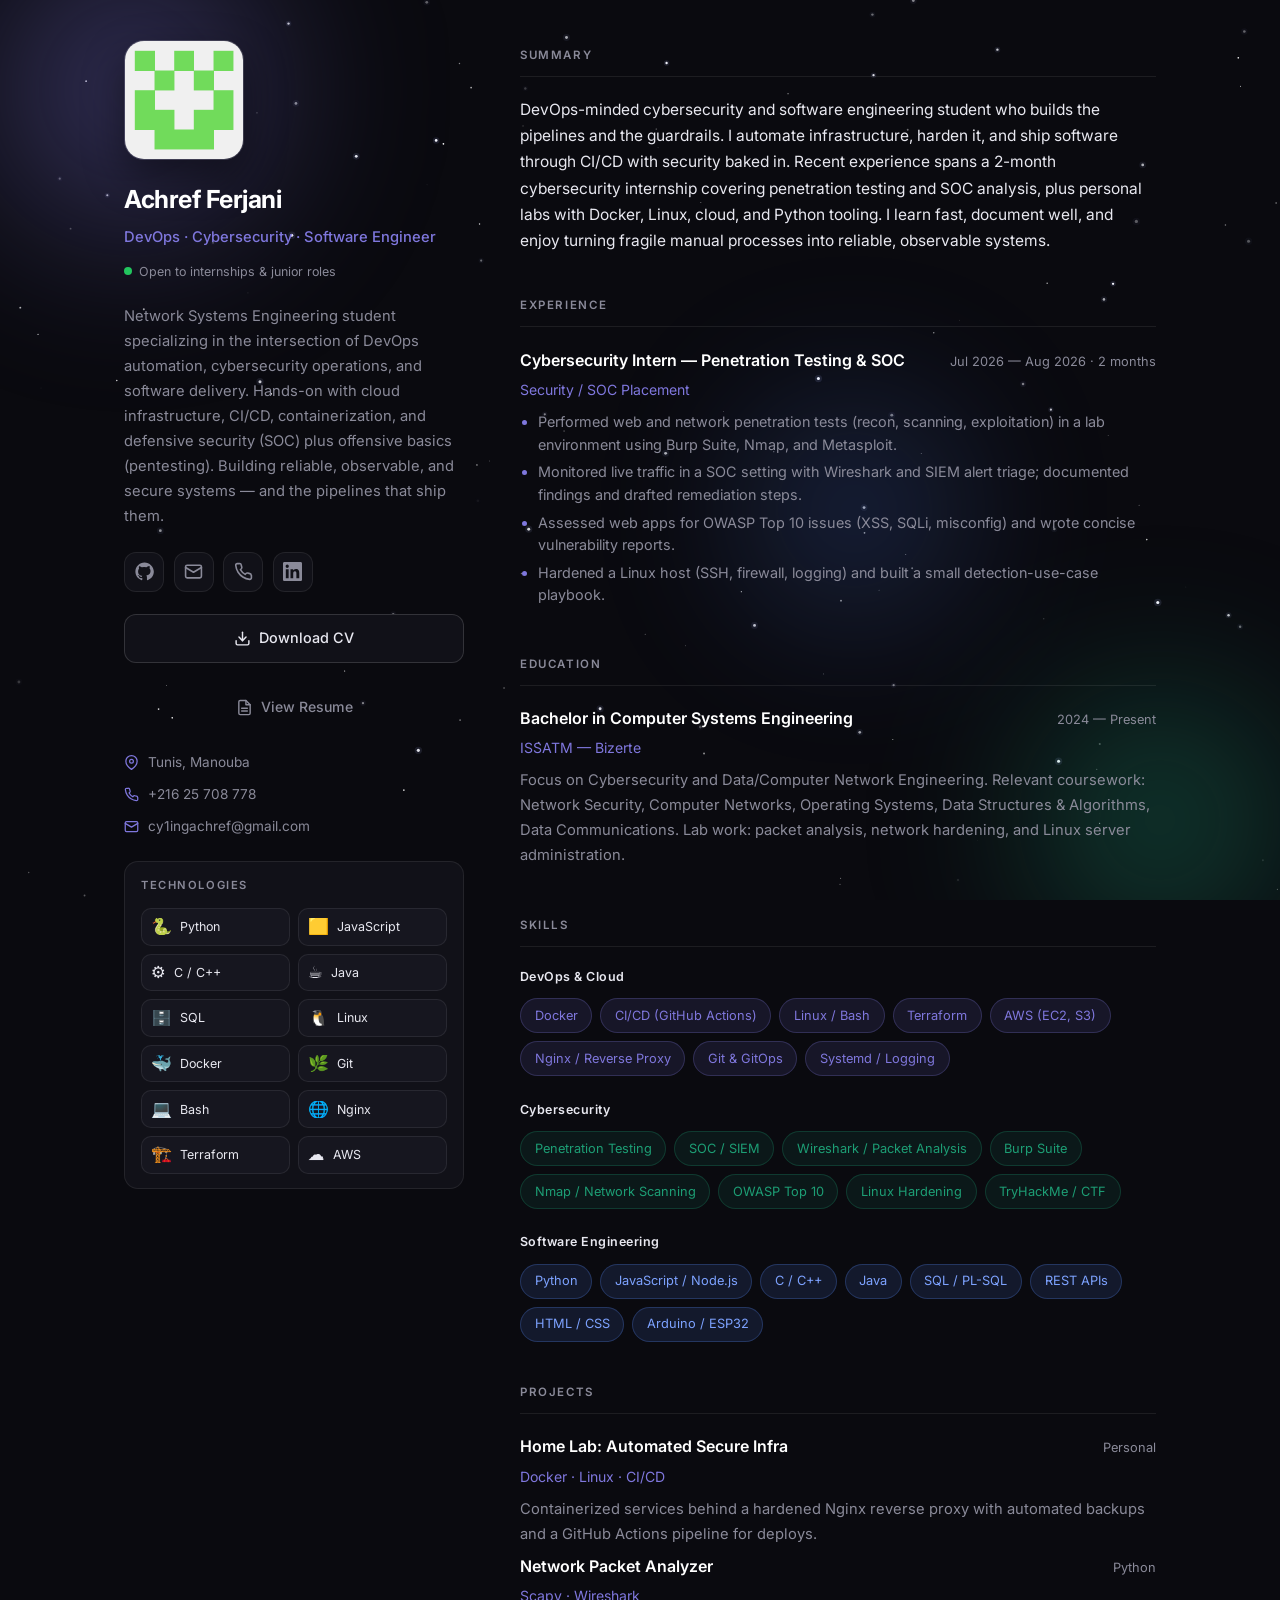
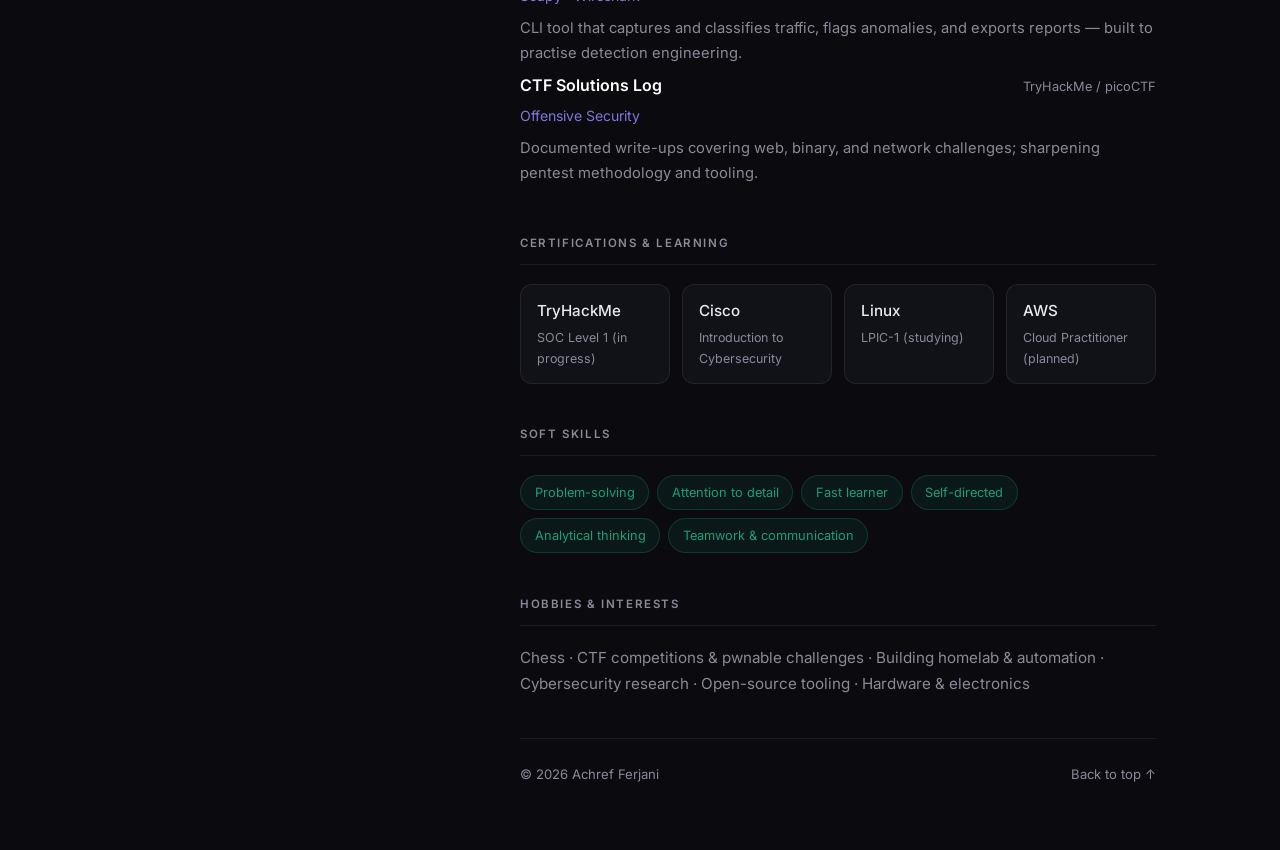
<file: index.html>
<!DOCTYPE html>
<html lang="en">
<head>
  <meta charset="UTF-8" />
  <meta name="viewport" content="width=device-width, initial-scale=1.0, viewport-fit=cover" />
  <meta name="description" content="Achref Ferjani — DevOps, Cybersecurity & Software Engineering student. Pentest/SOC internship, cloud, automation, and secure software delivery." />
  <meta name="theme-color" content="#0a0a0f" />
  <meta property="og:title" content="Achref Ferjani" />
  <meta property="og:description" content="DevOps · Cybersecurity · Software Engineering" />
  <meta property="og:type" content="website" />
  <title>Achref Ferjani — DevOps · Security · Software Engineer</title>
  <link rel="icon" href="favicon.svg" type="image/svg+xml" />
  <link rel="preconnect" href="https://fonts.googleapis.com" />
  <link rel="preconnect" href="https://fonts.gstatic.com" crossorigin />
  <link href="https://fonts.googleapis.com/css2?family=Inter:wght@300;400;500;600;700;800&family=Fraunces:opsz,wght@9..144,600&display=swap" rel="stylesheet" />
  <link rel="stylesheet" href="styles.css" />
</head>
<body>
  <canvas id="stars" aria-hidden="true"></canvas>
  <div class="lights" aria-hidden="true">
    <span class="orb orb-1"></span>
    <span class="orb orb-2"></span>
    <span class="orb orb-3"></span>
  </div>
  <div class="page">
    <!-- ===== Sticky sidebar ===== -->
    <aside class="sidebar">
      <div class="profile">
        <div class="avatar-wrap">
          <img class="avatar" src="images/avatar.png" alt="Achref Ferjani" width="120" height="120" />
        </div>
        <h1 class="name">Achref Ferjani</h1>
        <p class="role">DevOps · Cybersecurity · Software Engineer</p>
        <div class="status"><span class="status-dot"></span> Open to internships &amp; junior roles</div>
      </div>

      <p class="bio">
        Network Systems Engineering student specializing in the intersection of DevOps automation,
        cybersecurity operations, and software delivery. Hands-on with cloud infrastructure, CI/CD,
        containerization, and defensive security (SOC) plus offensive basics (pentesting). Building
        reliable, observable, and secure systems — and the pipelines that ship them.
      </p>

      <nav class="socials" aria-label="Social links">
        <a href="https://github.com/cy1ingachref" target="_blank" rel="noopener" aria-label="GitHub">
          <svg viewBox="0 0 24 24" fill="currentColor" aria-hidden="true"><path d="M12 .5C5.7.5.5 5.7.5 12c0 5.1 3.3 9.4 7.9 10.9.6.1.8-.3.8-.6v-2c-3.2.7-3.9-1.5-3.9-1.5-.5-1.3-1.3-1.7-1.3-1.7-1.1-.7.1-.7.1-.7 1.2.1 1.8 1.2 1.8 1.2 1 .1.8 1.7 2.6 1.2.1-.7.4-1.2.7-1.5-2.6-.3-5.3-1.3-5.3-5.7 0-1.3.5-2.3 1.2-3.1-.1-.3-.5-1.5.1-3.1 0 0 1-.3 3.3 1.2a11.5 11.5 0 0 1 6 0C17.3 4.7 18.3 5 18.3 5c.6 1.6.2 2.8.1 3.1.8.8 1.2 1.8 1.2 3.1 0 4.4-2.7 5.4-5.3 5.7.4.4.8 1.1.8 2.2v3.3c0 .3.2.7.8.6 4.6-1.5 7.9-5.8 7.9-10.9C23.5 5.7 18.3.5 12 .5z"/></svg>
        </a>
        <a href="mailto:cy1ingachref@gmail.com" aria-label="Email">
          <svg viewBox="0 0 24 24" fill="none" stroke="currentColor" stroke-width="2" stroke-linecap="round" stroke-linejoin="round" aria-hidden="true"><rect x="2" y="4" width="20" height="16" rx="2"/><path d="m22 7-10 6L2 7"/></svg>
        </a>
        <a href="tel:+21625708778" aria-label="Phone">
          <svg viewBox="0 0 24 24" fill="none" stroke="currentColor" stroke-width="2" stroke-linecap="round" stroke-linejoin="round" aria-hidden="true"><path d="M22 16.9v3a2 2 0 0 1-2.2 2 19.8 19.8 0 0 1-8.6-3 19.5 19.5 0 0 1-6-6 19.8 19.8 0 0 1-3-8.7A2 2 0 0 1 4.1 2h3a2 2 0 0 1 2 1.7c.1.9.4 1.8.7 2.7a2 2 0 0 1-.5 2.1L8.1 9.6a16 16 0 0 0 6 6l1.1-1.1a2 2 0 0 1 2.1-.5c.9.3 1.8.6 2.7.7a2 2 0 0 1 1.7 2z"/></svg>
        </a>
        <a href="https://www.linkedin.com/" target="_blank" rel="noopener" aria-label="LinkedIn">
          <svg viewBox="0 0 24 24" fill="currentColor" aria-hidden="true"><path d="M20.45 20.45h-3.55v-5.57c0-1.33-.02-3.04-1.85-3.04-1.85 0-2.14 1.45-2.14 2.94v5.67H9.46V9h3.41v1.56h.05c.48-.9 1.64-1.85 3.37-1.85 3.6 0 4.27 2.37 4.27 5.46v6.28zM5.34 7.43a2.06 2.06 0 1 1 0-4.12 2.06 2.06 0 0 1 0 4.12zM7.12 20.45H3.56V9h3.56v11.45zM22.22 0H1.77C.79 0 0 .77 0 1.73v20.54C0 23.23.79 24 1.77 24h20.45c.98 0 1.78-.77 1.78-1.73V1.73C24 .77 23.2 0 22.22 0z"/></svg>
        </a>
      </nav>

      <a class="resume-btn" href="Achref-Ferjani-CV.pdf" download>
        <svg viewBox="0 0 24 24" fill="none" stroke="currentColor" stroke-width="2" stroke-linecap="round" stroke-linejoin="round" aria-hidden="true"><path d="M21 15v4a2 2 0 0 1-2 2H5a2 2 0 0 1-2-2v-4"/><polyline points="7 10 12 15 17 10"/><line x1="12" y1="15" x2="12" y2="3"/></svg>
        Download CV
      </a>
      <a class="resume-link" href="cv.html" target="_blank" rel="noopener">
        <svg viewBox="0 0 24 24" fill="none" stroke="currentColor" stroke-width="2" stroke-linecap="round" stroke-linejoin="round" aria-hidden="true"><path d="M14 2H6a2 2 0 0 0-2 2v16a2 2 0 0 0 2 2h12a2 2 0 0 0 2-2V8z"/><polyline points="14 2 14 8 20 8"/><line x1="16" y1="13" x2="8" y2="13"/><line x1="16" y1="17" x2="8" y2="17"/></svg>
        View Resume
      </a>

      <div class="contact-list">
        <span><svg viewBox="0 0 24 24" fill="none" stroke="currentColor" stroke-width="2" stroke-linecap="round" stroke-linejoin="round"><path d="M21 10c0 7-9 13-9 13s-9-6-9-13a9 9 0 0 1 18 0z"/><circle cx="12" cy="10" r="3"/></svg> Tunis, Manouba</span>
        <a href="tel:+21625708778"><svg viewBox="0 0 24 24" fill="none" stroke="currentColor" stroke-width="2" stroke-linecap="round" stroke-linejoin="round"><path d="M22 16.9v3a2 2 0 0 1-2.2 2 19.8 19.8 0 0 1-8.6-3 19.5 19.5 0 0 1-6-6 19.8 19.8 0 0 1-3-8.7A2 2 0 0 1 4.1 2h3a2 2 0 0 1 2 1.7c.1.9.4 1.8.7 2.7a2 2 0 0 1-.5 2.1L8.1 9.6a16 16 0 0 0 6 6l1.1-1.1a2 2 0 0 1 2.1-.5c.9.3 1.8.6 2.7.7a2 2 0 0 1 1.7 2z"/></svg> +216 25 708 778</a>
        <a href="mailto:cy1ingachref@gmail.com"><svg viewBox="0 0 24 24" fill="none" stroke="currentColor" stroke-width="2" stroke-linecap="round" stroke-linejoin="round"><rect x="2" y="4" width="20" height="16" rx="2"/><path d="m22 7-10 6L2 7"/></svg> cy1ingachref@gmail.com</a>
      </div>

      <div class="side-tech">
        <h3 class="side-tech-title">Technologies</h3>
        <div class="tech-grid">
          <div class="tech" style="--tc:#3776AB"><span class="tg">🐍</span> Python</div>
          <div class="tech" style="--tc:#F7DF1E"><span class="tg">🟨</span> JavaScript</div>
          <div class="tech" style="--tc:#00599C"><span class="tg">⚙️</span> C / C++</div>
          <div class="tech" style="--tc:#E76F00"><span class="tg">☕</span> Java</div>
          <div class="tech" style="--tc:#E38C00"><span class="tg">🗄️</span> SQL</div>
          <div class="tech" style="--tc:#222"><span class="tg">🐧</span> Linux</div>
          <div class="tech" style="--tc:#2496ED"><span class="tg">🐳</span> Docker</div>
          <div class="tech" style="--tc:#F05133"><span class="tg">🌿</span> Git</div>
          <div class="tech" style="--tc:#4ec9b0"><span class="tg">💻</span> Bash</div>
          <div class="tech" style="--tc:#009639"><span class="tg">🌐</span> Nginx</div>
          <div class="tech" style="--tc:#7B42BC"><span class="tg">🏗️</span> Terraform</div>
          <div class="tech" style="--tc:#FF9900"><span class="tg">☁️</span> AWS</div>
        </div>
      </div>
    </aside>

    <!-- ===== Main content ===== -->
    <main class="content">
      <section class="block">
        <h2 class="block-title">Summary</h2>
        <p class="lead">
          DevOps-minded cybersecurity and software engineering student who builds the pipelines and
          the guardrails. I automate infrastructure, harden it, and ship software through CI/CD with
          security baked in. Recent experience spans a 2-month cybersecurity internship covering
          penetration testing and SOC analysis, plus personal labs with Docker, Linux, cloud, and
          Python tooling. I learn fast, document well, and enjoy turning fragile manual processes
          into reliable, observable systems.
        </p>
      </section>

      <section class="block">
        <h2 class="block-title">Experience</h2>
        <div class="entry">
          <div class="entry-head">
            <span class="entry-title">Cybersecurity Intern — Penetration Testing &amp; SOC</span>
            <span class="entry-period">Jul 2026 — Aug 2026 · 2 months</span>
          </div>
          <div class="entry-sub">Security / SOC Placement</div>
          <ul class="entry-list">
            <li>Performed web and network penetration tests (recon, scanning, exploitation) in a lab environment using Burp Suite, Nmap, and Metasploit.</li>
            <li>Monitored live traffic in a SOC setting with Wireshark and SIEM alert triage; documented findings and drafted remediation steps.</li>
            <li>Assessed web apps for OWASP Top 10 issues (XSS, SQLi, misconfig) and wrote concise vulnerability reports.</li>
            <li>Hardened a Linux host (SSH, firewall, logging) and built a small detection-use-case playbook.</li>
          </ul>
        </div>
      </section>

      <section class="block">
        <h2 class="block-title">Education</h2>
        <div class="entry">
          <div class="entry-head">
            <span class="entry-title">Bachelor in Computer Systems Engineering</span>
            <span class="entry-period">2024 — Present</span>
          </div>
          <div class="entry-sub">ISSATM — Bizerte</div>
          <p class="entry-body">
            Focus on Cybersecurity and Data/Computer Network Engineering. Relevant coursework: Network
            Security, Computer Networks, Operating Systems, Data Structures &amp; Algorithms, Data
            Communications. Lab work: packet analysis, network hardening, and Linux server administration.
          </p>
        </div>
      </section>

      <section class="block">
        <h2 class="block-title">Skills</h2>

        <h3 class="group-title">DevOps &amp; Cloud</h3>
        <div class="chips">
          <span class="chip">Docker</span>
          <span class="chip">CI/CD (GitHub Actions)</span>
          <span class="chip">Linux / Bash</span>
          <span class="chip">Terraform</span>
          <span class="chip">AWS (EC2, S3)</span>
          <span class="chip">Nginx / Reverse Proxy</span>
          <span class="chip">Git &amp; GitOps</span>
          <span class="chip">Systemd / Logging</span>
        </div>

        <h3 class="group-title">Cybersecurity</h3>
        <div class="chips">
          <span class="chip chip-green">Penetration Testing</span>
          <span class="chip chip-green">SOC / SIEM</span>
          <span class="chip chip-green">Wireshark / Packet Analysis</span>
          <span class="chip chip-green">Burp Suite</span>
          <span class="chip chip-green">Nmap / Network Scanning</span>
          <span class="chip chip-green">OWASP Top 10</span>
          <span class="chip chip-green">Linux Hardening</span>
          <span class="chip chip-green">TryHackMe / CTF</span>
        </div>

        <h3 class="group-title">Software Engineering</h3>
        <div class="chips">
          <span class="chip chip-blue">Python</span>
          <span class="chip chip-blue">JavaScript / Node.js</span>
          <span class="chip chip-blue">C / C++</span>
          <span class="chip chip-blue">Java</span>
          <span class="chip chip-blue">SQL / PL-SQL</span>
          <span class="chip chip-blue">REST APIs</span>
          <span class="chip chip-blue">HTML / CSS</span>
          <span class="chip chip-blue">Arduino / ESP32</span>
        </div>
      </section>

      <section class="block">
        <h2 class="block-title">Projects</h2>
        <div class="entry">
          <div class="entry-head">
            <span class="entry-title">Home Lab: Automated Secure Infra</span>
            <span class="entry-period">Personal</span>
          </div>
          <div class="entry-sub">Docker · Linux · CI/CD</div>
          <p class="entry-body">Containerized services behind a hardened Nginx reverse proxy with automated backups and a GitHub Actions pipeline for deploys.</p>
        </div>
        <div class="entry">
          <div class="entry-head">
            <span class="entry-title">Network Packet Analyzer</span>
            <span class="entry-period">Python</span>
          </div>
          <div class="entry-sub">Scapy · Wireshark</div>
          <p class="entry-body">CLI tool that captures and classifies traffic, flags anomalies, and exports reports — built to practise detection engineering.</p>
        </div>
        <div class="entry">
          <div class="entry-head">
            <span class="entry-title">CTF Solutions Log</span>
            <span class="entry-period">TryHackMe / picoCTF</span>
          </div>
          <div class="entry-sub">Offensive Security</div>
          <p class="entry-body">Documented write-ups covering web, binary, and network challenges; sharpening pentest methodology and tooling.</p>
        </div>
      </section>

      <section class="block">
        <h2 class="block-title">Certifications &amp; Learning</h2>
        <div class="langs">
          <div class="lang-card"><div class="lang-name">TryHackMe</div><div class="lang-level">SOC Level 1 (in progress)</div></div>
          <div class="lang-card"><div class="lang-name">Cisco</div><div class="lang-level">Introduction to Cybersecurity</div></div>
          <div class="lang-card"><div class="lang-name">Linux</div><div class="lang-level">LPIC-1 (studying)</div></div>
          <div class="lang-card"><div class="lang-name">AWS</div><div class="lang-level">Cloud Practitioner (planned)</div></div>
        </div>
      </section>

      <section class="block">
        <h2 class="block-title">Soft Skills</h2>
        <div class="chips">
          <span class="chip chip-green">Problem-solving</span>
          <span class="chip chip-green">Attention to detail</span>
          <span class="chip chip-green">Fast learner</span>
          <span class="chip chip-green">Self-directed</span>
          <span class="chip chip-green">Analytical thinking</span>
          <span class="chip chip-green">Teamwork &amp; communication</span>
        </div>
      </section>

      <section class="block">
        <h2 class="block-title">Hobbies &amp; Interests</h2>
        <p class="muted-text">
          Chess · CTF competitions &amp; pwnable challenges · Building homelab &amp; automation ·
          Cybersecurity research · Open-source tooling · Hardware &amp; electronics
        </p>
      </section>

      <footer class="site-foot">
        <span>© <span id="year"></span> Achref Ferjani</span>
        <a href="#top" class="to-top">Back to top ↑</a>
      </footer>
    </main>
  </div>

  <script src="script.js"></script>
</body>
</html>
</file>
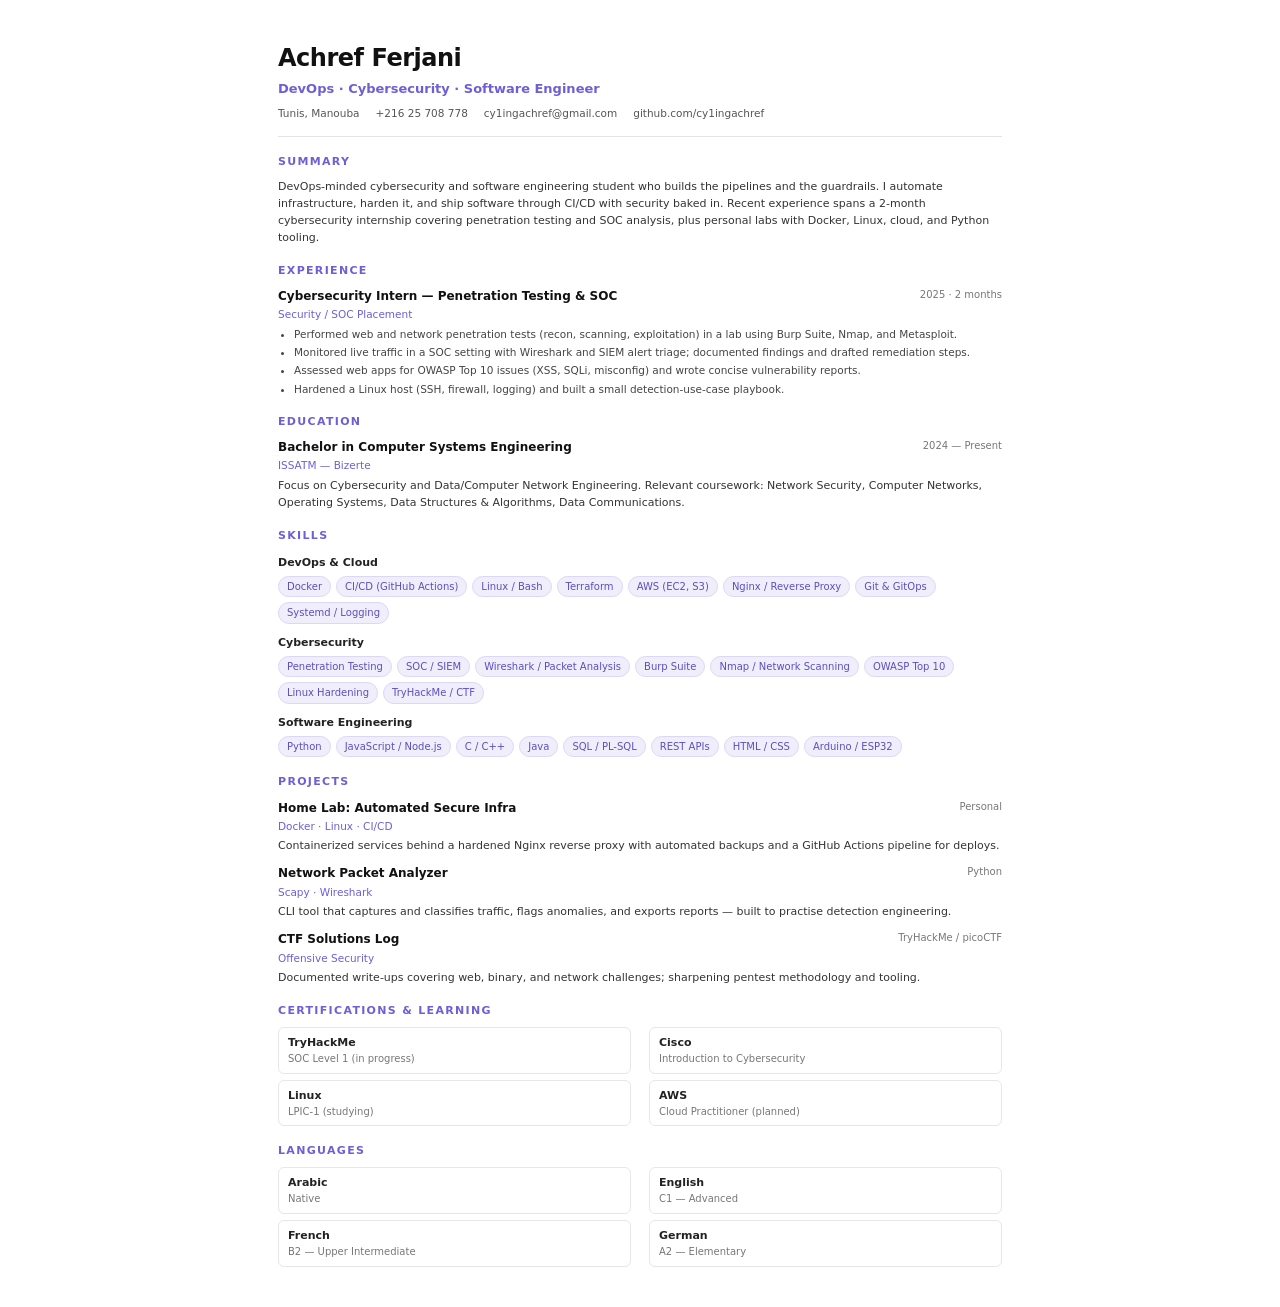
<file: cv.html>
<!DOCTYPE html>
<html lang="en">
<head>
  <meta charset="UTF-8" />
  <meta name="viewport" content="width=device-width, initial-scale=1.0" />
  <title>Achref Ferjani — CV</title>
  <style>
    * { box-sizing: border-box; margin: 0; padding: 0; }
    body {
      font-family: 'Inter', 'Segoe UI', system-ui, sans-serif;
      color: #1a1a22; background: #fff; font-size: 11px; line-height: 1.55;
      padding: 40px 48px; max-width: 820px; margin: 0 auto;
    }
    h1 { font-size: 24px; font-weight: 700; letter-spacing: -0.02em; color: #111; }
    .role { font-size: 13px; color: #6d5fd6; font-weight: 600; margin-top: 2px; }
    .contact { font-size: 10.5px; color: #555; margin-top: 6px; display: flex; flex-wrap: wrap; gap: 4px 16px; }
    .contact a { color: #555; text-decoration: none; }
    hr { border: none; border-top: 1px solid #e3e3ec; margin: 14px 0; }
    h2 {
      font-size: 11px; font-weight: 700; letter-spacing: 0.12em; text-transform: uppercase;
      color: #6d5fd6; margin: 16px 0 8px;
    }
    h3.group { font-size: 11px; font-weight: 600; color: #222; margin: 10px 0 5px; }
    p { color: #333; margin-bottom: 4px; }
    .entry { margin-bottom: 10px; }
    .entry-head { display: flex; justify-content: space-between; gap: 10px; }
    .entry-title { font-weight: 600; font-size: 12px; color: #111; }
    .entry-period { font-size: 10px; color: #777; white-space: nowrap; }
    .entry-sub { font-size: 10.5px; color: #6d5fd6; margin: 1px 0 3px; }
    ul { margin: 3px 0 3px 16px; }
    li { font-size: 10.5px; color: #444; margin-bottom: 2px; }
    .chips { display: flex; flex-wrap: wrap; gap: 5px; }
    .chip {
      font-size: 10px; padding: 2px 8px; border-radius: 999px;
      background: #f0eefb; color: #5b4fc0; border: 1px solid #ddd6f7;
    }
    .grid { display: grid; grid-template-columns: 1fr 1fr; gap: 6px 18px; }
    .card { border: 1px solid #e6e6ee; border-radius: 6px; padding: 6px 9px; }
    .card .n { font-weight: 600; font-size: 11px; color: #222; }
    .card .l { font-size: 10px; color: #777; }
    @media print { body { padding: 0; } }
  </style>
</head>
<body>
  <h1>Achref Ferjani</h1>
  <div class="role">DevOps · Cybersecurity · Software Engineer</div>
  <div class="contact">
    <span>Tunis, Manouba</span>
    <a href="tel:+21625708778">+216 25 708 778</a>
    <a href="mailto:cy1ingachref@gmail.com">cy1ingachref@gmail.com</a>
    <a href="https://github.com/cy1ingachref">github.com/cy1ingachref</a>
  </div>
  <hr />

  <h2>Summary</h2>
  <p>
    DevOps-minded cybersecurity and software engineering student who builds the pipelines and the
    guardrails. I automate infrastructure, harden it, and ship software through CI/CD with security
    baked in. Recent experience spans a 2-month cybersecurity internship covering penetration testing
    and SOC analysis, plus personal labs with Docker, Linux, cloud, and Python tooling.
  </p>

  <h2>Experience</h2>
  <div class="entry">
    <div class="entry-head">
      <span class="entry-title">Cybersecurity Intern — Penetration Testing &amp; SOC</span>
      <span class="entry-period">2025 · 2 months</span>
    </div>
    <div class="entry-sub">Security / SOC Placement</div>
    <ul>
      <li>Performed web and network penetration tests (recon, scanning, exploitation) in a lab using Burp Suite, Nmap, and Metasploit.</li>
      <li>Monitored live traffic in a SOC setting with Wireshark and SIEM alert triage; documented findings and drafted remediation steps.</li>
      <li>Assessed web apps for OWASP Top 10 issues (XSS, SQLi, misconfig) and wrote concise vulnerability reports.</li>
      <li>Hardened a Linux host (SSH, firewall, logging) and built a small detection-use-case playbook.</li>
    </ul>
  </div>

  <h2>Education</h2>
  <div class="entry">
    <div class="entry-head">
      <span class="entry-title">Bachelor in Computer Systems Engineering</span>
      <span class="entry-period">2024 — Present</span>
    </div>
    <div class="entry-sub">ISSATM — Bizerte</div>
    <p>Focus on Cybersecurity and Data/Computer Network Engineering. Relevant coursework: Network Security, Computer Networks, Operating Systems, Data Structures &amp; Algorithms, Data Communications.</p>
  </div>

  <h2>Skills</h2>
  <h3 class="group">DevOps &amp; Cloud</h3>
  <div class="chips">
    <span class="chip">Docker</span><span class="chip">CI/CD (GitHub Actions)</span><span class="chip">Linux / Bash</span>
    <span class="chip">Terraform</span><span class="chip">AWS (EC2, S3)</span><span class="chip">Nginx / Reverse Proxy</span>
    <span class="chip">Git &amp; GitOps</span><span class="chip">Systemd / Logging</span>
  </div>
  <h3 class="group">Cybersecurity</h3>
  <div class="chips">
    <span class="chip">Penetration Testing</span><span class="chip">SOC / SIEM</span><span class="chip">Wireshark / Packet Analysis</span>
    <span class="chip">Burp Suite</span><span class="chip">Nmap / Network Scanning</span><span class="chip">OWASP Top 10</span>
    <span class="chip">Linux Hardening</span><span class="chip">TryHackMe / CTF</span>
  </div>
  <h3 class="group">Software Engineering</h3>
  <div class="chips">
    <span class="chip">Python</span><span class="chip">JavaScript / Node.js</span><span class="chip">C / C++</span>
    <span class="chip">Java</span><span class="chip">SQL / PL-SQL</span><span class="chip">REST APIs</span>
    <span class="chip">HTML / CSS</span><span class="chip">Arduino / ESP32</span>
  </div>

  <h2>Projects</h2>
  <div class="entry">
    <div class="entry-head"><span class="entry-title">Home Lab: Automated Secure Infra</span><span class="entry-period">Personal</span></div>
    <div class="entry-sub">Docker · Linux · CI/CD</div>
    <p>Containerized services behind a hardened Nginx reverse proxy with automated backups and a GitHub Actions pipeline for deploys.</p>
  </div>
  <div class="entry">
    <div class="entry-head"><span class="entry-title">Network Packet Analyzer</span><span class="entry-period">Python</span></div>
    <div class="entry-sub">Scapy · Wireshark</div>
    <p>CLI tool that captures and classifies traffic, flags anomalies, and exports reports — built to practise detection engineering.</p>
  </div>
  <div class="entry">
    <div class="entry-head"><span class="entry-title">CTF Solutions Log</span><span class="entry-period">TryHackMe / picoCTF</span></div>
    <div class="entry-sub">Offensive Security</div>
    <p>Documented write-ups covering web, binary, and network challenges; sharpening pentest methodology and tooling.</p>
  </div>

  <h2>Certifications &amp; Learning</h2>
  <div class="grid">
    <div class="card"><div class="n">TryHackMe</div><div class="l">SOC Level 1 (in progress)</div></div>
    <div class="card"><div class="n">Cisco</div><div class="l">Introduction to Cybersecurity</div></div>
    <div class="card"><div class="n">Linux</div><div class="l">LPIC-1 (studying)</div></div>
    <div class="card"><div class="n">AWS</div><div class="l">Cloud Practitioner (planned)</div></div>
  </div>

  <h2>Languages</h2>
  <div class="grid">
    <div class="card"><div class="n">Arabic</div><div class="l">Native</div></div>
    <div class="card"><div class="n">English</div><div class="l">C1 — Advanced</div></div>
    <div class="card"><div class="n">French</div><div class="l">B2 — Upper Intermediate</div></div>
    <div class="card"><div class="n">German</div><div class="l">A2 — Elementary</div></div>
  </div>
</body>
</html>
</file>
<file: styles.css>
/* ===== Achref Ferjani — clean dark portfolio ===== */
:root {
  --bg: #0a0a0f;
  --surface: #111118;
  --surface-2: #16161f;
  --border: rgba(255, 255, 255, 0.08);
  --border-strong: rgba(255, 255, 255, 0.14);
  --text: #e8e8f0;
  --muted: #8a8a99;
  --accent: #7f77dd;
  --accent-soft: rgba(127, 119, 221, 0.12);
  --green: #1d9e75;
  --green-soft: rgba(29, 158, 117, 0.1);
  --maxw: 1080px;
  --ease: cubic-bezier(0.22, 0.61, 0.36, 1);
}

* { box-sizing: border-box; margin: 0; padding: 0; }
html { scroll-behavior: smooth; }
body {
  background: var(--bg);
  color: var(--text);
  font-family: 'Inter', system-ui, -apple-system, sans-serif;
  font-size: 15px;
  line-height: 1.7;
  -webkit-font-smoothing: antialiased;
  min-height: 100vh;
}
a { color: inherit; text-decoration: none; }

/* ===== Starfield canvas + glowing lights ===== */
#stars {
  position: fixed; inset: 0; z-index: 0;
  width: 100%; height: 100%;
  pointer-events: none;
}
.lights { position: fixed; inset: 0; z-index: 0; pointer-events: none; overflow: hidden; }
.orb {
  position: absolute; border-radius: 50%; filter: blur(80px); opacity: 0.5;
  animation: float 18s ease-in-out infinite;
}
.orb-1 { width: 420px; height: 420px; top: -120px; left: -80px; background: radial-gradient(circle, #7f77dd, transparent 70%); }
.orb-2 { width: 360px; height: 360px; bottom: -100px; right: -60px; background: radial-gradient(circle, #1d9e75, transparent 70%); animation-delay: -6s; }
.orb-3 { width: 300px; height: 300px; top: 40%; left: 55%; background: radial-gradient(circle, #5a8bff, transparent 70%); animation-delay: -12s; opacity: 0.35; }
@keyframes float {
  0%, 100% { transform: translate(0, 0) scale(1); }
  33% { transform: translate(40px, -30px) scale(1.08); }
  66% { transform: translate(-30px, 25px) scale(0.95); }
}
@media (prefers-reduced-motion: reduce) {
  .orb { animation: none; }
  #stars { display: none; }
}

.page {
  position: relative; z-index: 1;
  max-width: var(--maxw);
  margin: 0 auto;
  padding: 2.5rem 1.5rem 4rem;
  display: grid;
  grid-template-columns: 340px 1fr;
  gap: 3.5rem;
  align-items: start;
}

/* ===== Sidebar ===== */
.sidebar {
  position: sticky;
  top: 2.5rem;
  display: flex;
  flex-direction: column;
  gap: 1.4rem;
}
.profile { display: flex; flex-direction: column; }
.avatar-wrap {
  width: 120px; height: 120px; border-radius: 20px; overflow: hidden;
  border: 1px solid var(--border-strong);
  box-shadow: 0 16px 40px rgba(0, 0, 0, 0.45);
  margin-bottom: 1.1rem;
}
.avatar { width: 100%; height: 100%; object-fit: cover; display: block; }
.name { font-size: 1.55rem; font-weight: 700; letter-spacing: -0.02em; color: #fff; }
.role { font-size: 0.92rem; color: var(--accent); margin-top: 0.3rem; font-weight: 500; }
.status { display: inline-flex; align-items: center; gap: 0.45rem; margin-top: 0.7rem; font-size: 0.78rem; color: var(--muted); }
.status-dot {
  width: 8px; height: 8px; border-radius: 50%; background: #22c55e;
  box-shadow: 0 0 0 0 rgba(34, 197, 94, 0.6);
  animation: pulse 2s infinite;
}
@keyframes pulse {
  0% { box-shadow: 0 0 0 0 rgba(34, 197, 94, 0.55); }
  70% { box-shadow: 0 0 0 8px rgba(34, 197, 94, 0); }
  100% { box-shadow: 0 0 0 0 rgba(34, 197, 94, 0); }
}
.bio { color: var(--muted); font-size: 0.92rem; }

.socials { display: flex; gap: 0.6rem; }
.socials a {
  width: 40px; height: 40px; border-radius: 12px;
  display: flex; align-items: center; justify-content: center;
  background: var(--surface); border: 1px solid var(--border);
  color: var(--muted); transition: color 0.2s, border-color 0.2s, background 0.2s, transform 0.2s;
}
.socials a:hover { color: var(--text); border-color: var(--border-strong); background: var(--surface-2); transform: translateY(-2px); }
.socials svg { width: 19px; height: 19px; }

.resume-btn {
  display: inline-flex; align-items: center; justify-content: center; gap: 0.5rem;
  padding: 0.7rem 1rem; border-radius: 12px;
  border: 1px solid var(--border-strong); background: var(--surface);
  color: var(--text); font-weight: 500; font-size: 0.9rem;
  transition: all 0.2s var(--ease);
}
.resume-btn svg { width: 17px; height: 17px; }
.resume-btn:hover { border-color: var(--accent); color: #fff; background: var(--accent-soft); }

.resume-link {
  display: inline-flex; align-items: center; justify-content: center; gap: 0.5rem;
  padding: 0.55rem 1rem; border-radius: 12px;
  color: var(--muted); font-weight: 500; font-size: 0.88rem;
  border: 1px solid transparent; transition: all 0.2s var(--ease);
}
.resume-link svg { width: 17px; height: 17px; }
.resume-link:hover { color: var(--text); border-color: var(--border); background: var(--surface); }

.contact-list { display: flex; flex-direction: column; gap: 0.55rem; font-size: 0.85rem; color: var(--muted); }
.contact-list a:hover { color: var(--text); }
.contact-list span, .contact-list a { display: flex; align-items: center; gap: 0.55rem; }
.contact-list svg { width: 15px; height: 15px; color: var(--accent); flex-shrink: 0; }

.side-tech { background: var(--surface); border: 1px solid var(--border); border-radius: 14px; padding: 0.9rem 1rem; }
.side-tech-title { font-size: 0.7rem; font-weight: 600; letter-spacing: 0.14em; text-transform: uppercase; color: var(--muted); margin-bottom: 0.8rem; }
.tech-grid { display: grid; grid-template-columns: 1fr 1fr; gap: 0.5rem; }
.tech {
  display: flex; align-items: center; gap: 0.5rem;
  padding: 0.45rem 0.55rem; border-radius: 10px;
  background: var(--surface-2); border: 1px solid var(--border);
  font-size: 0.78rem; color: var(--text);
  transition: border-color 0.2s, transform 0.2s, background 0.2s;
}
.tech:hover { border-color: var(--border-strong); transform: translateY(-2px); background: #1c1c26; }
.tech .tg { font-size: 1.05rem; line-height: 1; flex-shrink: 0; filter: drop-shadow(0 0 0 transparent); }
.tech span { white-space: nowrap; overflow: hidden; text-overflow: ellipsis; }

/* ===== Content ===== */
.content { display: flex; flex-direction: column; gap: 2.6rem; padding-top: 0.4rem; }
.block-title {
  font-size: 0.72rem; font-weight: 600; letter-spacing: 0.14em; text-transform: uppercase;
  color: var(--muted); border-bottom: 1px solid var(--border);
  padding-bottom: 0.65rem; margin-bottom: 1.2rem;
}
.lead { color: var(--text); font-size: 0.97rem; }
.muted-text { color: var(--muted); font-size: 0.95rem; }

.entry { margin-bottom: 0.4rem; }
.entry-head { display: flex; justify-content: space-between; align-items: baseline; flex-wrap: wrap; gap: 0.4rem; }
.entry-title { font-weight: 600; font-size: 1rem; color: #fff; }
.entry-period { font-size: 0.8rem; color: var(--muted); white-space: nowrap; }
.entry-sub { font-size: 0.88rem; color: var(--accent); margin: 0.25rem 0 0.5rem; }
.entry-body { font-size: 0.92rem; color: var(--muted); }

.chips { display: flex; flex-wrap: wrap; gap: 0.5rem; }
.chip {
  font-size: 0.8rem; padding: 0.35rem 0.85rem; border-radius: 999px;
  background: var(--accent-soft); color: var(--accent);
  border: 1px solid rgba(127, 119, 221, 0.25);
}
.chip-green { background: var(--green-soft); color: var(--green); border-color: rgba(29, 158, 117, 0.25); }
.chip-blue { background: rgba(90, 139, 255, 0.12); color: #7da2ff; border-color: rgba(90, 139, 255, 0.25); }

.group-title {
  font-size: 0.78rem; font-weight: 600; letter-spacing: 0.04em;
  color: var(--text); margin: 1.4rem 0 0.7rem;
}
.group-title:first-of-type { margin-top: 0.2rem; }

.entry-list { margin: 0.6rem 0 0.2rem 1.1rem; display: flex; flex-direction: column; gap: 0.35rem; }
.entry-list li { font-size: 0.9rem; color: var(--muted); line-height: 1.55; }
.entry-list li::marker { color: var(--accent); }

.langs { display: grid; grid-template-columns: repeat(auto-fill, minmax(150px, 1fr)); gap: 0.75rem; }
.lang-card {
  background: var(--surface); border: 1px solid var(--border);
  border-radius: 12px; padding: 0.85rem 1rem; transition: border-color 0.2s, transform 0.2s;
}
.lang-card:hover { border-color: var(--border-strong); transform: translateY(-2px); }
.lang-name { font-size: 0.95rem; font-weight: 500; color: var(--text); }
.lang-level { font-size: 0.78rem; color: var(--muted); margin-top: 0.15rem; }

.site-foot {
  display: flex; justify-content: space-between; align-items: center;
  border-top: 1px solid var(--border); padding-top: 1.5rem;
  font-size: 0.82rem; color: var(--muted);
}
.to-top:hover { color: var(--accent); }

/* ===== Responsive ===== */
@media (max-width: 860px) {
  .page { grid-template-columns: 1fr; gap: 2.2rem; padding: 1.8rem 1.2rem 3rem; }
  .sidebar { position: static; top: auto; }
  .avatar-wrap { width: 96px; height: 96px; }
}
@media (max-width: 480px) {
  .page { padding: 1.4rem 1rem 2.5rem; }
  .socials a { width: 38px; height: 38px; }
  .langs { grid-template-columns: repeat(2, 1fr); }
}
</file>
